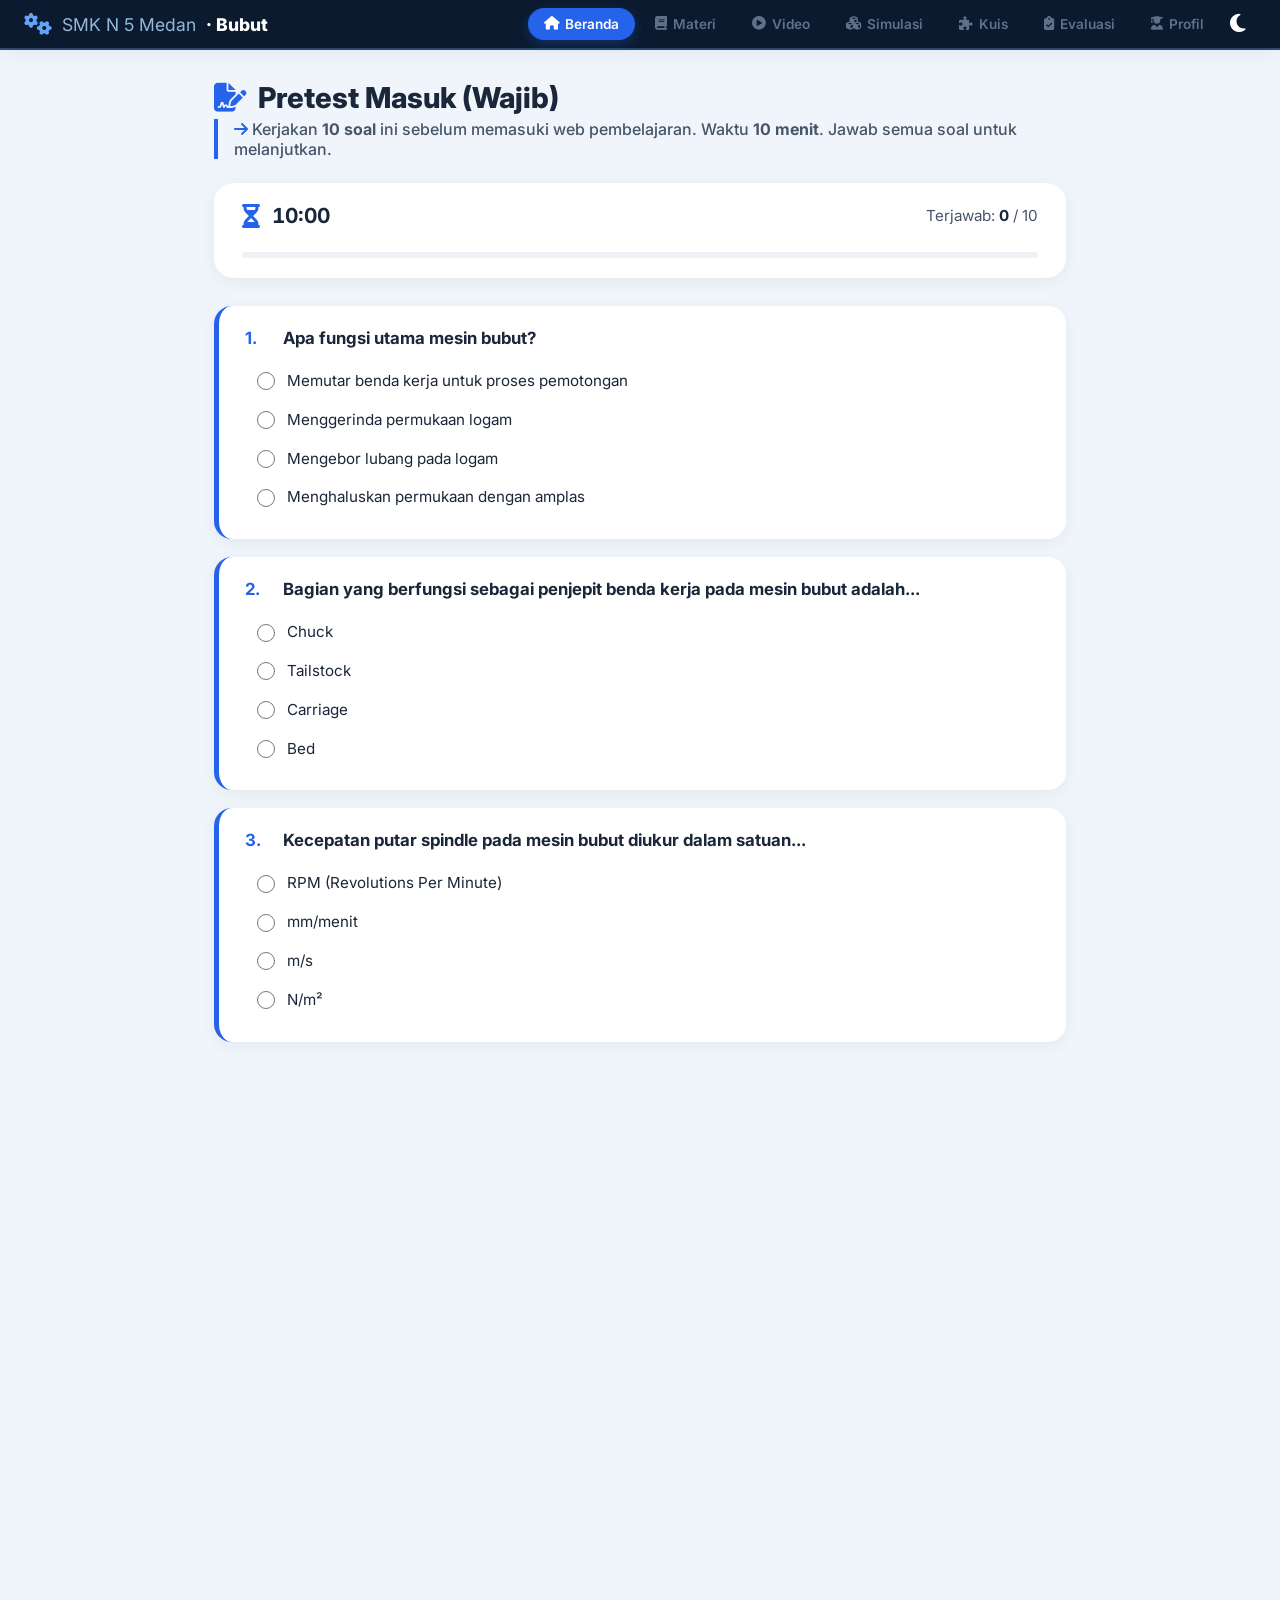
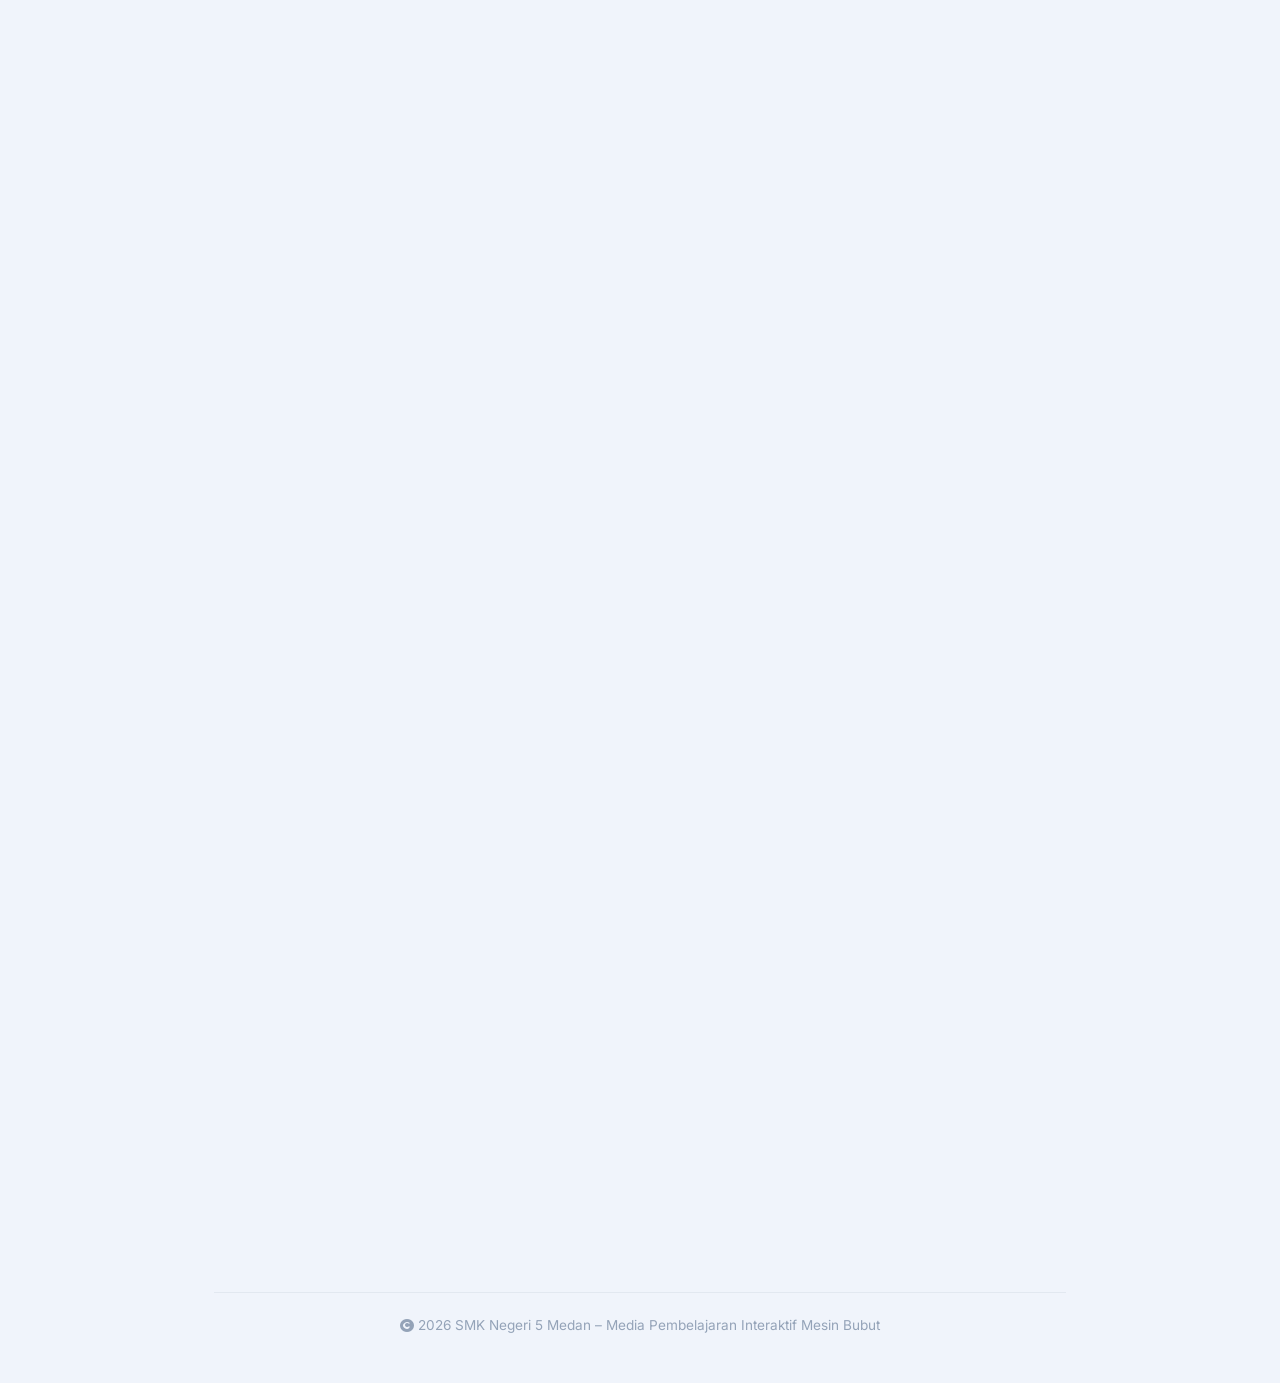
<file: pretest.html>
<!DOCTYPE html>
<html lang="id">
<head>
    <meta charset="UTF-8" />
    <meta name="viewport" content="width=device-width, initial-scale=1.0" />
    <title>Pretest Masuk (Wajib) - Media Pembelajaran Mesin Bubut</title>

    <!-- Fonts & Icons -->
    <link rel="preconnect" href="https://fonts.googleapis.com" />
    <link rel="preconnect" href="https://fonts.gstatic.com" crossorigin />
    <link href="https://fonts.googleapis.com/css2?family=Inter:opsz,wght@14..32,400;14..32,500;14..32,600;14..32,700;14..32,800&display=swap" rel="stylesheet" />
    <link rel="stylesheet" href="https://cdnjs.cloudflare.com/ajax/libs/font-awesome/6.5.0/css/all.min.css" />

    <style>
        /* ===== VARIABEL WARNA (sama seperti sebelumnya, tidak diubah) ===== */
        :root {
            --bg-color: #f0f4fb;
            --text-color: #1a2639;
            --sub-text: #475569;
            --card-bg: #ffffff;
            --box-bg: #eef2f6;
            --navbar-bg: #0b1a2e;
            --nav-text: #b0c9e0;
            --nav-active: #2563eb;
            --border-color: #e2e8f0;
            --shadow: rgba(0, 0, 0, 0.05);
            --footer-bg: #f0f4fb;
            --correct: #16a34a;
            --wrong: #dc2626;
            --primary: #2563eb;
            --primary-hover: #1d4ed8;
        }

        body.dark-mode {
            --bg-color: #0a0f1a;
            --text-color: #e5e7eb;
            --sub-text: #94a3b8;
            --card-bg: #1a2639;
            --box-bg: #1e293b;
            --navbar-bg: #101a28;
            --nav-text: #94b8d9;
            --nav-active: #3b82f6;
            --border-color: #334155;
            --shadow: rgba(0, 0, 0, 0.4);
            --footer-bg: #0a0f1a;
        }

        /* ===== GLOBAL ===== */
        * { margin: 0; padding: 0; box-sizing: border-box; }
        body { font-family: 'Inter', sans-serif; background: var(--bg-color); color: var(--text-color); min-height: 100vh; display: flex; flex-direction: column; transition: background-color 0.4s, color 0.4s; }

        /* ===== NAVBAR (sama) ===== */
        .navbar {
            background: var(--navbar-bg);
            padding: 0 24px;
            display: flex;
            align-items: center;
            justify-content: space-between;
            flex-wrap: wrap;
            position: sticky;
            top: 0;
            z-index: 1000;
            box-shadow: 0 4px 20px var(--shadow);
            border-bottom: 2px solid #2a4b6e;
            transition: background-color 0.4s;
        }
        .navbar .logo {
            display: flex;
            align-items: center;
            gap: 10px;
            color: #fff;
            font-weight: 800;
            font-size: 1.1rem;
            padding: 12px 0;
        }
        .navbar .logo i { color: #60a5fa; font-size: 1.4rem; }
        .navbar .logo span { color: #94b8d9; font-weight: 400; }
        .dark-toggle {
            background: transparent;
            border: none;
            color: #fff;
            font-size: 1.3rem;
            cursor: pointer;
            padding: 10px;
            transition: color 0.3s;
        }
        .dark-toggle:hover { color: #fbbf24; }
        .nav-links {
            display: flex;
            flex-wrap: wrap;
            gap: 4px;
            padding: 8px 0;
        }
        .nav-links a {
            background: transparent;
            border: none;
            color: var(--nav-text);
            padding: 8px 16px;
            border-radius: 40px;
            font-weight: 600;
            font-size: 0.85rem;
            cursor: pointer;
            transition: 0.2s;
            display: flex;
            align-items: center;
            gap: 6px;
            font-family: 'Inter', sans-serif;
            text-decoration: none;
            pointer-events: none;
            opacity: 0.5;
        }
        .nav-links a.active {
            background: var(--nav-active);
            color: #fff;
            box-shadow: 0 4px 12px rgba(37, 99, 235, 0.3);
            opacity: 1;
            pointer-events: auto;
        }
        @media (max-width: 780px) {
            .navbar { flex-direction: column; align-items: stretch; padding: 0 12px; }
            .nav-links { justify-content: center; padding-bottom: 10px; }
            .nav-links a { font-size: 0.7rem; padding: 6px 12px; }
        }
        @media (max-width: 500px) {
            .nav-links a { font-size: 0.6rem; padding: 4px 8px; }
            .nav-links a i { display: none; }
        }

        /* ===== MAIN ===== */
        .main-content {
            flex: 1;
            max-width: 900px;
            width: 100%;
            margin: 0 auto;
            padding: 30px 24px 40px;
        }
        .page-title {
            font-size: 1.8rem;
            font-weight: 800;
            color: var(--text-color);
            margin-bottom: 4px;
            display: flex;
            align-items: center;
            gap: 12px;
        }
        .page-title i { color: var(--primary); }
        .page-sub {
            color: var(--sub-text);
            margin-bottom: 24px;
            border-left: 4px solid var(--primary);
            padding-left: 16px;
            font-weight: 500;
            transition: color 0.4s;
        }

        /* ===== TIMER & PROGRESS ===== */
        .pretest-header {
            background: var(--card-bg);
            border-radius: 20px;
            padding: 20px 28px;
            margin-bottom: 28px;
            box-shadow: 0 4px 16px var(--shadow);
            display: flex;
            flex-wrap: wrap;
            align-items: center;
            justify-content: space-between;
            gap: 16px;
            transition: background-color 0.4s;
        }
        .pretest-header .timer-box {
            display: flex;
            align-items: center;
            gap: 12px;
            font-weight: 700;
            font-size: 1.3rem;
        }
        .pretest-header .timer-box i { color: var(--primary); font-size: 1.5rem; }
        .pretest-header .timer-box .time {
            font-variant-numeric: tabular-nums;
            min-width: 72px;
        }
        .pretest-header .timer-box .time.warning { color: #dc2626; }
        .pretest-header .progress-info {
            font-size: 0.95rem;
            color: var(--sub-text);
        }
        .pretest-header .progress-info strong { color: var(--text-color); }
        .pretest-header .progress-bar-bg {
            width: 100%;
            height: 6px;
            background: var(--box-bg);
            border-radius: 10px;
            overflow: hidden;
            margin-top: 8px;
        }
        .pretest-header .progress-bar-fill {
            height: 100%;
            width: 0%;
            background: linear-gradient(90deg, var(--primary), #60a5fa);
            border-radius: 10px;
            transition: width 0.3s ease;
        }

        /* ===== SOAL ===== */
        #pretestForm .soal-item {
            background: var(--card-bg);
            border-radius: 18px;
            padding: 22px 26px;
            margin-bottom: 18px;
            box-shadow: 0 4px 16px var(--shadow);
            border-left: 5px solid var(--primary);
            transition: background-color 0.4s, border-color 0.4s;
        }
        #pretestForm .soal-item .q {
            font-weight: 700;
            font-size: 1.05rem;
            color: var(--text-color);
            margin-bottom: 14px;
            display: flex;
            gap: 10px;
        }
        #pretestForm .soal-item .q .num { color: var(--primary); min-width: 28px; }
        #pretestForm .soal-item label {
            display: flex;
            align-items: center;
            gap: 12px;
            padding: 8px 12px;
            border-radius: 10px;
            cursor: pointer;
            font-size: 0.95rem;
            color: var(--text-color);
            transition: background 0.15s;
        }
        #pretestForm .soal-item label:hover { background: var(--box-bg); }
        #pretestForm .soal-item input[type="radio"] {
            accent-color: var(--primary);
            width: 18px;
            height: 18px;
            flex-shrink: 0;
            cursor: pointer;
        }
        #pretestForm .soal-item .option-text { line-height: 1.5; }

        /* ===== TOMBOL ===== */
        .btn-group {
            display: flex;
            flex-wrap: wrap;
            gap: 14px;
            margin-top: 24px;
            align-items: center;
        }
        .btn-primary {
            background: var(--primary);
            color: #fff;
            border: none;
            padding: 14px 40px;
            border-radius: 40px;
            font-weight: 700;
            font-size: 1rem;
            cursor: pointer;
            transition: 0.25s;
            display: inline-flex;
            align-items: center;
            gap: 10px;
            font-family: 'Inter', sans-serif;
        }
        .btn-primary:hover {
            background: var(--primary-hover);
            transform: translateY(-2px);
            box-shadow: 0 6px 20px rgba(37, 99, 235, 0.25);
        }
        .btn-primary:disabled {
            opacity: 0.5;
            cursor: not-allowed;
            transform: none;
            box-shadow: none;
        }
        .btn-success {
            background: #16a34a;
            color: #fff;
            border: none;
            padding: 14px 40px;
            border-radius: 40px;
            font-weight: 700;
            font-size: 1rem;
            cursor: pointer;
            transition: 0.25s;
            display: inline-flex;
            align-items: center;
            gap: 10px;
            font-family: 'Inter', sans-serif;
            text-decoration: none;
        }
        .btn-success:hover {
            background: #15803d;
            transform: translateY(-2px);
            box-shadow: 0 6px 20px rgba(22, 163, 74, 0.25);
        }
        .btn-outline {
            background: transparent;
            color: var(--text-color);
            border: 2px solid var(--border-color);
            padding: 12px 28px;
            border-radius: 40px;
            font-weight: 600;
            font-size: 0.95rem;
            cursor: pointer;
            transition: 0.25s;
            font-family: 'Inter', sans-serif;
            text-decoration: none;
            display: inline-flex;
            align-items: center;
            gap: 8px;
        }
        .btn-outline:hover {
            background: var(--box-bg);
            border-color: var(--primary);
        }
        .btn-outline.danger {
            border-color: #dc2626;
            color: #dc2626;
        }
        .btn-outline.danger:hover {
            background: #fef2f2;
            border-color: #b91c1c;
        }

        /* ===== HASIL ===== */
        #resultContainer {
            margin-top: 28px;
            padding: 28px 32px;
            border-radius: 20px;
            background: var(--card-bg);
            box-shadow: 0 4px 16px var(--shadow);
            display: none;
            transition: background-color 0.4s;
        }
        #resultContainer.show { display: block; }
        #resultContainer .score-big {
            font-size: 3.2rem;
            font-weight: 800;
            color: var(--primary);
            text-align: center;
        }
        #resultContainer .score-label {
            text-align: center;
            font-size: 1.1rem;
            color: var(--sub-text);
            margin-top: 2px;
        }
        #resultContainer .feedback {
            text-align: center;
            margin: 16px 0 24px;
            font-size: 1.05rem;
            color: var(--text-color);
        }
        #resultContainer .feedback .emoji {
            font-size: 2rem;
            display: block;
            margin-bottom: 6px;
        }
        #resultContainer .detail-answers {
            margin-top: 20px;
            border-top: 2px solid var(--border-color);
            padding-top: 20px;
        }
        #resultContainer .detail-answers .detail-item {
            display: flex;
            align-items: flex-start;
            gap: 12px;
            padding: 8px 0;
            border-bottom: 1px solid var(--border-color);
            font-size: 0.92rem;
            color: var(--text-color);
        }
        #resultContainer .detail-answers .detail-item:last-child { border-bottom: none; }
        #resultContainer .detail-answers .detail-item .icon-result {
            font-size: 1.1rem;
            min-width: 28px;
            text-align: center;
            margin-top: 1px;
        }
        #resultContainer .detail-answers .detail-item .icon-result.correct { color: var(--correct); }
        #resultContainer .detail-answers .detail-item .icon-result.wrong { color: var(--wrong); }
        #resultContainer .detail-answers .detail-item .detail-text { line-height: 1.6; }
        #resultContainer .detail-answers .detail-item .detail-text .jawaban-benar { color: var(--correct); font-weight: 600; }
        #resultContainer .detail-answers .detail-item .detail-text .jawaban-salah { color: var(--wrong); font-weight: 600; }

        /* ===== FOOTER ===== */
        footer {
            text-align: center;
            padding: 24px 0 10px;
            color: #94a3b8;
            font-size: 0.85rem;
            border-top: 1px solid var(--border-color);
            margin-top: 20px;
            background: var(--footer-bg);
            transition: background-color 0.4s;
        }

        /* ===== TOMBOL KE ATAS ===== */
        #myBtn {
            display: none;
            position: fixed;
            bottom: 20px;
            right: 20px;
            z-index: 99;
            border: none;
            outline: none;
            background-color: var(--primary);
            color: #fff;
            cursor: pointer;
            padding: 15px;
            border-radius: 10px;
            font-size: 18px;
            box-shadow: 0 4px 10px var(--shadow);
            transition: transform 0.3s, background-color 0.3s;
        }
        #myBtn:hover {
            background-color: var(--primary-hover);
            transform: translateY(-3px);
        }

        /* ===== RESPONSIVE ===== */
        @media (max-width: 640px) {
            .page-title { font-size: 1.4rem; }
            #pretestForm .soal-item { padding: 16px 18px; }
            #pretestForm .soal-item .q { font-size: 0.95rem; }
            #pretestForm .soal-item label { font-size: 0.85rem; padding: 6px 8px; }
            .pretest-header { padding: 16px 18px; }
            .pretest-header .timer-box { font-size: 1.1rem; }
            .btn-primary, .btn-success {
                width: 100%;
                justify-content: center;
                padding: 12px 20px;
            }
            .btn-group { flex-direction: column; }
            .btn-group .btn-outline { width: 100%; justify-content: center; }
            #resultContainer { padding: 20px 16px; }
            #resultContainer .score-big { font-size: 2.6rem; }
        }

        /* ===== ANIMASI REVEAL ===== */
        .reveal {
            opacity: 0;
            transform: translateY(30px);
            filter: blur(8px);
            transition: opacity 0.7s ease, transform 0.7s ease, filter 0.7s ease;
        }
        .reveal.is-visible {
            opacity: 1;
            transform: translateY(0);
            filter: blur(0);
        }
        .delay-1 { transition-delay: 0.08s; }
        .delay-2 { transition-delay: 0.16s; }
        .delay-3 { transition-delay: 0.24s; }
        .delay-4 { transition-delay: 0.32s; }
        .delay-5 { transition-delay: 0.40s; }
        .delay-6 { transition-delay: 0.48s; }
        .delay-7 { transition-delay: 0.56s; }
        .delay-8 { transition-delay: 0.64s; }
        .delay-9 { transition-delay: 0.72s; }
        .delay-10 { transition-delay: 0.80s; }
    </style>
</head>
<body>

    <!-- ===== NAVBAR ===== -->
    <nav class="navbar">
        <div class="logo">
            <i class="fas fa-cogs"></i>
            <span>SMK N 5 Medan</span> · Bubut
        </div>
        <div style="display:flex; align-items:center;">
            <div class="nav-links">
                <a href="index.html" class="active"><i class="fas fa-home"></i> Beranda</a>
                <a href="materi.html"><i class="fas fa-book"></i> Materi</a>
                <a href="video.html"><i class="fas fa-play-circle"></i> Video</a>
                <a href="simulasi.html"><i class="fas fa-cubes"></i> Simulasi</a>
                <a href="kuis.html"><i class="fas fa-puzzle-piece"></i> Kuis</a>
                <a href="evaluasi.html"><i class="fas fa-clipboard-check"></i> Evaluasi</a>
                <a href="profil.html"><i class="fas fa-user-graduate"></i> Profil</a>
            </div>
            <button class="dark-toggle" id="darkModeToggle" title="Ganti Mode">
                <i class="fas fa-moon"></i>
            </button>
        </div>
    </nav>

    <!-- ===== MAIN ===== -->
    <div class="main-content">

        <h2 class="page-title reveal"><i class="fas fa-file-signature"></i> Pretest Masuk (Wajib)</h2>
        <p class="page-sub reveal delay-1">
            <i class="fas fa-arrow-right" style="color:var(--primary);"></i>
            Kerjakan <strong>10 soal</strong> ini sebelum memasuki web pembelajaran.
            Waktu <strong>10 menit</strong>. Jawab semua soal untuk melanjutkan.
        </p>

        <!-- HEADER: Timer & Progress -->
        <div class="pretest-header reveal delay-1">
            <div class="timer-box">
                <i class="fas fa-hourglass-half"></i>
                <span class="time" id="timerDisplay">10:00</span>
            </div>
            <div class="progress-info">
                Terjawab: <strong id="answeredCount">0</strong> / 10
            </div>
            <div style="width:100%;">
                <div class="progress-bar-bg">
                    <div class="progress-bar-fill" id="progressFill"></div>
                </div>
            </div>
        </div>

        <!-- ===== FORM SOAL ===== -->
        <div id="pretestForm">
            <p style="text-align:center; color:var(--sub-text); padding:40px 0;">
                <i class="fas fa-spinner fa-spin"></i> Memuat soal...
            </p>
        </div>

        <!-- Tombol -->
        <div class="btn-group reveal delay-2">
            <button type="button" class="btn-primary" id="submitBtn">
                <i class="fas fa-paper-plane"></i> Kirim Jawaban
            </button>
            <button type="button" class="btn-outline" id="resetBtn">
                <i class="fas fa-redo-alt"></i> Ulangi Pretest
            </button>
            <button type="button" class="btn-outline danger" id="exitBtn">
                <i class="fas fa-sign-out-alt"></i> Keluar
            </button>
            <span style="font-size:0.85rem; color:var(--sub-text); margin-left:4px;" id="statusText">
                <i class="fas fa-info-circle"></i> Jawab semua soal
            </span>
        </div>

        <!-- ===== HASIL ===== -->
        <div id="resultContainer">
            <div class="score-big" id="scoreNum">0</div>
            <div class="score-label">dari 10 soal</div>
            <div class="feedback" id="feedbackText">
                <span class="emoji">🎯</span>
                <span id="feedbackMsg">Selamat! Anda telah menyelesaikan pretest masuk.</span>
            </div>
            <div style="text-align:center; margin-top:8px; display:flex; flex-wrap:wrap; gap:12px; justify-content:center;">
                <a href="index.html" class="btn-success" id="enterBtn">
                    <i class="fas fa-sign-in-alt"></i> Masuk ke Web Pembelajaran
                </a>
                <!-- Tombol Ulangi Pretest di sini -->
                <button class="btn-outline" id="retryBtn" style="border-color:var(--primary);">
                    <i class="fas fa-redo-alt"></i> Ulangi Pretest
                </button>
            </div>
            <div class="detail-answers" id="detailAnswers"></div>
        </div>

        <footer>
            <i class="fas fa-copyright"></i> 2026 SMK Negeri 5 Medan – Media Pembelajaran Interaktif Mesin Bubut
        </footer>
    </div>

    <!-- Tombol kembali ke atas -->
    <button id="myBtn" title="Kembali ke atas">↑</button>

    <!-- ===== JAVASCRIPT ===== -->
    <script>
        // ============================================================
        //  1. DATA SOAL (10 soal tentang mesin bubut)
        // ============================================================
        const soalData = [
            { q: 'Apa fungsi utama mesin bubut?', o: ['Memutar benda kerja untuk proses pemotongan', 'Menggerinda permukaan logam', 'Mengebor lubang pada logam', 'Menghaluskan permukaan dengan amplas'], a: 0 },
            { q: 'Bagian yang berfungsi sebagai penjepit benda kerja pada mesin bubut adalah...', o: ['Chuck', 'Tailstock', 'Carriage', 'Bed'], a: 0 },
            { q: 'Kecepatan putar spindle pada mesin bubut diukur dalam satuan...', o: ['RPM (Revolutions Per Minute)', 'mm/menit', 'm/s', 'N/m²'], a: 0 },
            { q: 'Pahat yang digunakan untuk membuat ulir pada mesin bubut disebut...', o: ['Grooving tool', 'Threading tool', 'Parting tool', 'Turning tool'], a: 1 },
            { q: 'Gerakan pahat yang sejajar dengan sumbu benda kerja disebut...', o: ['Feeding radial (melintang)', 'Facing', 'Feeding axial (memanjang)', 'Grooving'], a: 2 },
            { q: 'Alat yang digunakan untuk menyangga benda kerja panjang pada mesin bubut adalah...', o: ['Headstock (kepala tetap)', 'Tailstock (kepala lepas)', 'Carriage', 'Lead screw'], a: 1 },
            { q: 'Kedalaman potong (DOC) yang terlalu dalam dapat menyebabkan...', o: ['Permukaan menjadi halus', 'Spindle berhenti', 'Pahat cepat aus', 'Benda kerja memuai'], a: 2 },
            { q: 'Cairan pendingin (coolant) pada mesin bubut berfungsi untuk...', o: ['Mengeraskan benda kerja', 'Mengurangi panas dan gesekan', 'Mempercepat putaran', 'Membersihkan pahat'], a: 1 },
            { q: 'Proses membubut permukaan ujung (depan) benda kerja disebut...', o: ['Turning', 'Grooving', 'Facing', 'Drilling'], a: 2 },
            { q: 'Bagian mesin yang membawa pahat dan bergerak sepanjang bed (alas) adalah...', o: ['Spindle', 'Tailstock', 'Carriage (Eretan)', 'Lead screw'], a: 2 }
        ];

        // ============================================================
        //  2. STATE
        // ============================================================
        let waktu = 600;
        let timerInterval = null;
        let sudahSubmit = false;
        let sudahTimeout = false;
        const totalSoal = soalData.length;

        // ============================================================
        //  3. RENDER SOAL
        // ============================================================
        function renderSoal() {
            const container = document.getElementById('pretestForm');
            if (!container) return;
            container.innerHTML = '';

            soalData.forEach((item, idx) => {
                const div = document.createElement('div');
                div.className = `soal-item reveal delay-${(idx % 10) + 1}`;

                const qDiv = document.createElement('div');
                qDiv.className = 'q';
                qDiv.innerHTML = `<span class="num">${idx + 1}.</span> ${item.q}`;
                div.appendChild(qDiv);

                item.o.forEach((opt, oi) => {
                    const label = document.createElement('label');
                    const radio = document.createElement('input');
                    radio.type = 'radio';
                    radio.name = `soal_${idx}`;
                    radio.value = oi;
                    radio.addEventListener('change', updateProgress);
                    const span = document.createElement('span');
                    span.className = 'option-text';
                    span.textContent = opt;
                    label.appendChild(radio);
                    label.appendChild(span);
                    div.appendChild(label);
                });

                container.appendChild(div);
            });

            // Event listener tombol
            document.getElementById('submitBtn').addEventListener('click', handleSubmit);
            document.getElementById('resetBtn').addEventListener('click', handleReset);
            document.getElementById('exitBtn').addEventListener('click', handleExit);
            document.getElementById('retryBtn').addEventListener('click', handleReset);

            updateProgress();
            // Aktifkan animasi reveal
            document.querySelectorAll('#pretestForm .reveal').forEach(el => {
                observer.observe(el);
                if (el.getBoundingClientRect().top < window.innerHeight) {
                    el.classList.add('is-visible');
                }
            });
        }

        // ============================================================
        //  4. PROGRESS
        // ============================================================
        function updateProgress() {
            const radios = document.querySelectorAll('#pretestForm input[type="radio"]');
            const answered = new Set();
            radios.forEach(r => { if (r.checked) answered.add(r.name); });
            const count = answered.size;
            document.getElementById('answeredCount').textContent = count;
            const pct = (count / totalSoal) * 100;
            document.getElementById('progressFill').style.width = pct + '%';

            const status = document.getElementById('statusText');
            if (count === totalSoal) {
                status.innerHTML = '<i class="fas fa-check-circle" style="color:#16a34a;"></i> Semua soal terjawab!';
            } else {
                status.innerHTML = `<i class="fas fa-info-circle"></i> ${totalSoal - count} soal lagi`;
            }
        }

        // ============================================================
        //  5. TIMER
        // ============================================================
        function startTimer() {
            if (timerInterval) return;
            timerInterval = setInterval(function() {
                waktu--;
                updateTimerDisplay();
                if (waktu <= 0) {
                    clearInterval(timerInterval);
                    timerInterval = null;
                    sudahTimeout = true;
                    handleSubmit(true);
                }
            }, 1000);
        }

        function updateTimerDisplay() {
            const menit = Math.floor(waktu / 60);
            const detik = waktu % 60;
            const display = document.getElementById('timerDisplay');
            display.textContent = `${String(menit).padStart(2, '0')}:${String(detik).padStart(2, '0')}`;
            if (waktu <= 60) {
                display.classList.add('warning');
            } else {
                display.classList.remove('warning');
            }
        }

        // ============================================================
        //  6. SUBMIT
        // ============================================================
        function handleSubmit(fromTimeout = false) {
            if (sudahSubmit) return;
            if (timerInterval) {
                clearInterval(timerInterval);
                timerInterval = null;
            }

            const radios = document.querySelectorAll('#pretestForm input[type="radio"]');
            const answered = new Set();
            radios.forEach(r => { if (r.checked) answered.add(r.name); });

            if (answered.size < totalSoal && !fromTimeout) {
                const sisa = totalSoal - answered.size;
                if (!confirm(`Masih ada ${sisa} soal yang belum dijawab. Yakin ingin mengirim?`)) {
                    if (!timerInterval) startTimer();
                    return;
                }
            }

            let benar = 0;
            const detail = [];

            soalData.forEach((item, idx) => {
                const selected = document.querySelector(`input[name="soal_${idx}"]:checked`);
                const jawabanUser = selected ? parseInt(selected.value) : -1;
                const isBenar = (jawabanUser === item.a);
                if (isBenar) benar++;
                detail.push({
                    index: idx,
                    soal: item.q,
                    jawabanUser: jawabanUser,
                    jawabanBenar: item.a,
                    isBenar: isBenar,
                    optionLabels: item.o
                });
            });

            sudahSubmit = true;

            const container = document.getElementById('resultContainer');
            container.classList.add('show');

            document.getElementById('scoreNum').textContent = `${benar} / ${totalSoal}`;

            const persen = Math.round((benar / totalSoal) * 100);
            let emoji, msg;
            if (persen === 100) { emoji = '🎉'; msg = 'Sempurna! Anda benar-benar menguasai materi dasar mesin bubut!'; }
            else if (persen >= 80) { emoji = '🌟'; msg = 'Sangat baik! Tingkatkan dengan mempelajari ulang soal yang salah.'; }
            else if (persen >= 60) { emoji = '📖'; msg = 'Cukup. Pelajari kembali materi tentang mesin bubut.'; }
            else if (persen >= 40) { emoji = '💪'; msg = 'Perlu belajar lebih giat. Baca ulang materi dan coba lagi.'; }
            else { emoji = '📚'; msg = 'Masih banyak yang perlu dipelajari. Jangan menyerah!'; }

            document.getElementById('feedbackMsg').textContent = msg;
            document.getElementById('feedbackText').querySelector('.emoji').textContent = emoji;

            const detailDiv = document.getElementById('detailAnswers');
            detailDiv.innerHTML = '';
            detail.forEach((d) => {
                const div = document.createElement('div');
                div.className = 'detail-item';
                const icon = document.createElement('span');
                icon.className = `icon-result ${d.isBenar ? 'correct' : 'wrong'}`;
                icon.textContent = d.isBenar ? '✅' : '❌';
                const text = document.createElement('span');
                text.className = 'detail-text';
                const userAns = d.jawabanUser >= 0 ? d.optionLabels[d.jawabanUser] : '(tidak dijawab)';
                const correctAns = d.optionLabels[d.jawabanBenar];
                if (d.isBenar) {
                    text.innerHTML = `<strong>${d.index + 1}.</strong> ${d.soal}<br>Jawaban: <span class="jawaban-benar">${userAns}</span> (benar)`;
                } else {
                    text.innerHTML = `<strong>${d.index + 1}.</strong> ${d.soal}<br>Jawaban: <span class="jawaban-salah">${userAns}</span> &nbsp;→&nbsp; Jawaban benar: <span class="jawaban-benar">${correctAns}</span>`;
                }
                div.appendChild(icon);
                div.appendChild(text);
                detailDiv.appendChild(div);
            });

            // Sembunyikan form dan tombol bawah
            document.getElementById('pretestForm').style.display = 'none';
            document.querySelector('.btn-group').style.display = 'none';
            document.getElementById('statusText').style.display = 'none';
            // Tampilkan tombol di hasil (sudah ada enterBtn dan retryBtn)

            container.scrollIntoView({ behavior: 'smooth', block: 'start' });

            // Simpan status selesai
            try {
                localStorage.setItem('pretestDone', 'true');
                localStorage.setItem('pretestScore', `${benar}/${totalSoal}`);
                localStorage.setItem('pretestDate', new Date().toISOString());
            } catch (e) { /* abaikan */ }
        }

        // ============================================================
        //  7. RESET (Ulangi Pretest)
        // ============================================================
        function handleReset() {
            if (!confirm('Ulangi pretest dari awal? Semua jawaban akan direset.')) return;

            sudahSubmit = false;
            sudahTimeout = false;
            // Sembunyikan hasil
            document.getElementById('resultContainer').classList.remove('show');
            document.getElementById('resultContainer').style.display = 'none';
            // Tampilkan form
            document.getElementById('pretestForm').style.display = 'block';
            document.querySelector('.btn-group').style.display = 'flex';
            document.getElementById('statusText').style.display = 'inline';
            // Reset radio
            document.querySelectorAll('#pretestForm input[type="radio"]').forEach(r => { r.checked = false; });
            // Reset timer
            if (timerInterval) {
                clearInterval(timerInterval);
                timerInterval = null;
            }
            waktu = 600;
            updateTimerDisplay();
            startTimer();
            updateProgress();
            // Hapus localStorage agar index.html redirect ke pretest lagi jika dibuka
            try {
                localStorage.removeItem('pretestDone');
                localStorage.removeItem('pretestScore');
                localStorage.removeItem('pretestDate');
            } catch (e) { /* abaikan */ }
            window.scrollTo({ top: 0, behavior: 'smooth' });
        }

        // ============================================================
        //  8. EXIT
        // ============================================================
        function handleExit() {
            alert('Pretest wajib diselesaikan sebelum mengakses materi pembelajaran.\n\nSilakan selesaikan pretest terlebih dahulu.');
        }

        // ============================================================
        //  9. DARK MODE, BACK TO TOP, REVEAL
        // ============================================================
        const darkToggle = document.getElementById('darkModeToggle');
        const darkIcon = darkToggle.querySelector('i');
        const theme = localStorage.getItem('theme');
        if (theme === 'dark') {
            document.body.classList.add('dark-mode');
            darkIcon.classList.remove('fa-moon');
            darkIcon.classList.add('fa-sun');
        }
        darkToggle.addEventListener('click', function() {
            document.body.classList.toggle('dark-mode');
            let t = 'light';
            if (document.body.classList.contains('dark-mode')) {
                t = 'dark';
                darkIcon.classList.remove('fa-moon');
                darkIcon.classList.add('fa-sun');
            } else {
                darkIcon.classList.remove('fa-sun');
                darkIcon.classList.add('fa-moon');
            }
            localStorage.setItem('theme', t);
        });

        const myBtn = document.getElementById('myBtn');
        window.onscroll = function() {
            if (document.body.scrollTop > 300 || document.documentElement.scrollTop > 300) {
                myBtn.style.display = 'block';
            } else {
                myBtn.style.display = 'none';
            }
        };
        myBtn.onclick = function() { window.scrollTo({ top: 0, behavior: 'smooth' }); };

        const observerOpts = { threshold: 0.08, rootMargin: '0px 0px -30px 0px' };
        const observer = new IntersectionObserver((entries) => {
            entries.forEach(e => {
                if (e.isIntersecting) e.target.classList.add('is-visible');
                else e.target.classList.remove('is-visible');
            });
        }, observerOpts);
        document.querySelectorAll('.reveal').forEach(el => observer.observe(el));

        // ============================================================
        //  10. INISIALISASI
        // ============================================================
        document.addEventListener('DOMContentLoaded', function() {
            // Tidak ada cek pretest sebelumnya – selalu tampilkan soal
            renderSoal();
            updateTimerDisplay();

            const startTimerOnce = function() {
                if (!timerInterval && !sudahSubmit) {
                    startTimer();
                }
                document.removeEventListener('click', startTimerOnce);
                document.removeEventListener('touchstart', startTimerOnce);
                document.removeEventListener('keydown', startTimerOnce);
            };
            document.addEventListener('click', startTimerOnce);
            document.addEventListener('touchstart', startTimerOnce);
            document.addEventListener('keydown', startTimerOnce);

            setTimeout(function() {
                if (!timerInterval && !sudahSubmit) {
                    startTimer();
                }
            }, 2000);
        });
    </script>
</body>
</html>
</file>
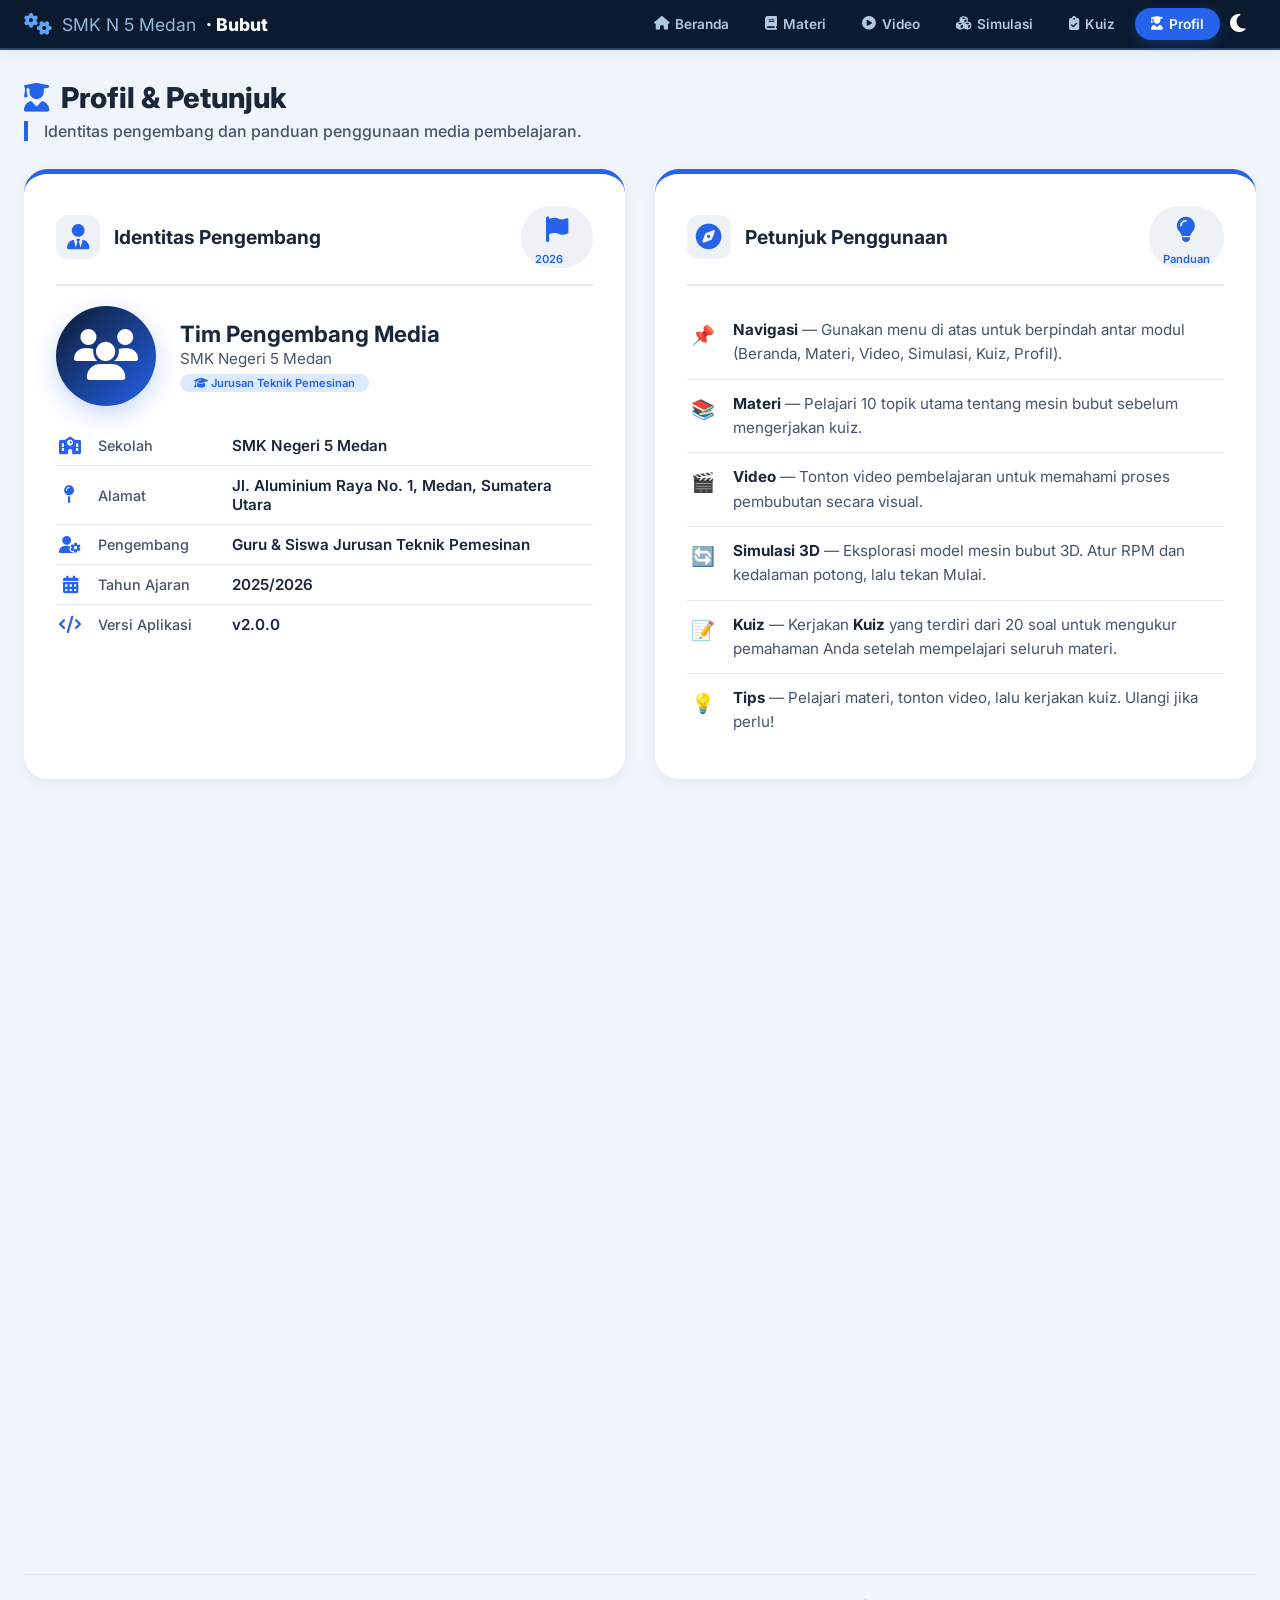
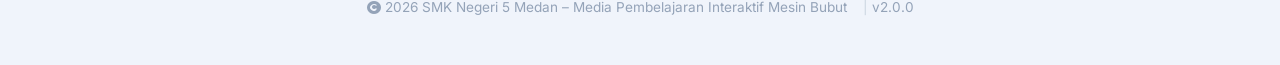
<file: profil.html>
<!DOCTYPE html>
<html lang="id">
<head>
    <meta charset="UTF-8">
    <meta name="viewport" content="width=device-width, initial-scale=1.0">
    <title>Profil - Media Pembelajaran Mesin Bubut</title>

    <!-- ===== B.1 : PWA manifest & theme-color ===== -->
    <link rel="manifest" href="manifest.json">
    <meta name="theme-color" content="#2563eb">
    <!-- ===== /B.1 ===== -->

    <!-- Fonts & Icons -->
    <link rel="preconnect" href="https://fonts.googleapis.com">
    <link rel="preconnect" href="https://fonts.gstatic.com" crossorigin>
    <link href="https://fonts.googleapis.com/css2?family=Inter:opsz,wght@14..32,400;14..32,500;14..32,600;14..32,700;14..32,800&display=swap" rel="stylesheet">
    <link rel="stylesheet" href="https://cdnjs.cloudflare.com/ajax/libs/font-awesome/6.5.0/css/all.min.css">

    <style>
        /* ========== VARIABEL WARNA (LIGHT MODE) ========== */
        :root {
            --bg-color: #f0f4fb;
            --text-color: #1a2639;
            --sub-text-color: #475569;
            --card-bg: #ffffff;
            --box-bg: #eef2f6;
            --navbar-bg: #0b1a2e;
            --nav-text: #b0c9e0;
            --nav-active: #2563eb;
            --border-color: #e2e8f0;
            --footer-bg: #f0f4fb;
            --shadow-color: rgba(0, 0, 0, 0.05);
        }

        /* ========== VARIABEL WARNA (DARK MODE) ========== */
        body.dark-mode {
            --bg-color: #0a0f1a;
            --text-color: #e5e7eb;
            --sub-text-color: #94a3b8;
            --card-bg: #1a2639;
            --box-bg: #1e293b;
            --navbar-bg: #101a28;
            --nav-text: #94b8d9;
            --nav-active: #3b82f6;
            --border-color: #334155;
            --footer-bg: #0a0f1a;
            --shadow-color: rgba(0, 0, 0, 0.4);
        }

        /* ========== GLOBAL STYLES ========== */
        * { margin: 0; padding: 0; box-sizing: border-box; }
        body { font-family: 'Inter', sans-serif; background: var(--bg-color); color: var(--text-color); display: flex; flex-direction: column; min-height: 100vh; transition: background-color 0.4s, color 0.4s; }

        /* ========== NAVBAR ========== */
        .navbar { background: var(--navbar-bg); padding: 0 24px; display: flex; align-items: center; justify-content: space-between; flex-wrap: wrap; position: sticky; top: 0; z-index: 1000; box-shadow: 0 4px 20px var(--shadow-color); border-bottom: 2px solid #2a4b6e; transition: background-color 0.4s; }
        .navbar .logo { display: flex; align-items: center; gap: 10px; color: #fff; font-weight: 800; font-size: 1.1rem; padding: 12px 0; }
        .navbar .logo i { color: #60a5fa; font-size: 1.4rem; }
        .navbar .logo span { color: #94b8d9; font-weight: 400; }
        .dark-toggle { background: transparent; border: none; color: #fff; font-size: 1.3rem; cursor: pointer; padding: 10px; transition: color 0.3s; }
        .dark-toggle:hover { color: #fbbf24; }
        .nav-links { display: flex; flex-wrap: wrap; gap: 4px; padding: 8px 0; }
        .nav-links a { background: transparent; border: none; color: var(--nav-text); padding: 8px 16px; border-radius: 40px; font-weight: 600; font-size: 0.85rem; cursor: pointer; transition: 0.2s; display: flex; align-items: center; gap: 6px; font-family: 'Inter', sans-serif; text-decoration: none; }
        .nav-links a:hover { background: #1a334d; color: #fff; }
        .nav-links a.active { background: var(--nav-active); color: #fff; box-shadow: 0 4px 12px rgba(37, 99, 235, 0.3); }
        @media (max-width: 780px) { .navbar { flex-direction: column; align-items: stretch; padding: 0 12px; } .nav-links { justify-content: center; padding-bottom: 10px; } .nav-links a { font-size: 0.7rem; padding: 6px 12px; } }
        @media (max-width: 500px) { .nav-links a { font-size: 0.6rem; padding: 4px 8px; } .nav-links a i { display: none; } }

        /* ========== MAIN CONTENT & FOOTER ========== */
        .main-content { flex: 1; max-width: 1280px; width: 100%; margin: 0 auto; padding: 30px 24px 40px; }
        footer { text-align: center; padding: 24px 0 10px; color: #94a3b8; font-size: 0.85rem; border-top: 1px solid var(--border-color); margin-top: 20px; background: var(--footer-bg); transition: background-color 0.4s; }

        .page-title { font-size: 1.8rem; font-weight: 800; color: var(--text-color); margin-bottom: 6px; display: flex; align-items: center; gap: 12px; }
        .page-title i { color: #2563eb; }
        .page-sub { color: var(--sub-text-color); margin-bottom: 28px; border-left: 4px solid #2563eb; padding-left: 16px; font-weight: 500; transition: color 0.4s; }

        /* ========== KHUSUS PROFIL ========== */
        #profil .profil-grid { display: grid; grid-template-columns: 1fr 1fr; gap: 30px; }
        #profil .profil-card { background: var(--card-bg); border-radius: 24px; padding: 32px; box-shadow: 0 4px 16px var(--shadow-color); border-top: 5px solid #2563eb; transition: background-color 0.4s; }
        #profil .profil-card.full { grid-column: 1 / -1; }
        #profil .profil-card .card-header { display: flex; align-items: center; gap: 14px; margin-bottom: 20px; padding-bottom: 16px; border-bottom: 2px solid var(--border-color); }
        #profil .profil-card .card-header i { font-size: 1.6rem; color: #2563eb; width: 44px; height: 44px; background: var(--box-bg); border-radius: 12px; display: flex; align-items: center; justify-content: center; }
        #profil .profil-card .card-header h3 { font-size: 1.2rem; color: var(--text-color); }
        #profil .profil-card .card-header .badge { background: var(--box-bg); padding: 2px 14px; border-radius: 30px; font-size: 0.7rem; font-weight: 600; color: #2563eb; margin-left: auto; }
        #profil .avatar-wrapper { display: flex; align-items: center; gap: 24px; flex-wrap: wrap; margin-bottom: 20px; }
        #profil .avatar-wrapper .avatar { width: 100px; height: 100px; background: linear-gradient(135deg, #0b1a2e, #2563eb); border-radius: 50%; display: flex; align-items: center; justify-content: center; font-size: 3.2rem; color: #fff; flex-shrink: 0; box-shadow: 0 8px 24px rgba(37, 99, 235, 0.25); }
        #profil .avatar-wrapper .avatar-info h4 { font-size: 1.4rem; color: var(--text-color); }
        #profil .avatar-wrapper .avatar-info p { color: var(--sub-text-color); font-size: 0.95rem; margin-top: 2px; }
        #profil .avatar-wrapper .avatar-info .tag { display: inline-block; background: #dbeafe; color: #2563eb; padding: 2px 14px; border-radius: 30px; font-size: 0.7rem; font-weight: 600; margin-top: 6px; }
        #profil .detail-item { display: flex; align-items: center; gap: 14px; padding: 10px 0; border-bottom: 1px solid var(--border-color); }
        #profil .detail-item:last-child { border-bottom: none; }
        #profil .detail-item i { width: 28px; color: #2563eb; font-size: 1.1rem; text-align: center; }
        #profil .detail-item .label { font-weight: 500; color: var(--sub-text-color); min-width: 120px; font-size: 0.9rem; }
        #profil .detail-item .value { color: var(--text-color); font-weight: 600; font-size: 0.95rem; }
        #profil .petunjuk-list { list-style: none; padding: 0; }
        #profil .petunjuk-list li { display: flex; align-items: flex-start; gap: 14px; padding: 12px 0; border-bottom: 1px solid var(--border-color); font-size: 0.95rem; color: var(--sub-text-color); line-height: 1.6; }
        #profil .petunjuk-list li:last-child { border-bottom: none; }
        #profil .petunjuk-list li .icon { font-size: 1.2rem; min-width: 32px; color: #2563eb; text-align: center; margin-top: 2px; }
        #profil .petunjuk-list li strong { color: var(--text-color); }
        #profil .quote-box { background: linear-gradient(135deg, var(--box-bg), var(--border-color)); border-radius: 16px; padding: 20px 24px; margin-top: 20px; border-left: 5px solid #2563eb; display: flex; align-items: flex-start; gap: 16px; }
        #profil .quote-box i { font-size: 2rem; color: #2563eb; opacity: 0.5; flex-shrink: 0; }
        #profil .quote-box p { font-style: italic; color: var(--sub-text-color); font-size: 0.95rem; line-height: 1.7; }
        #profil .quote-box .author { font-style: normal; font-weight: 600; color: var(--text-color); margin-top: 4px; }
        #profil .tech-stack { display: flex; flex-wrap: wrap; gap: 10px; margin-top: 12px; }
        #profil .tech-stack .tech { background: var(--box-bg); padding: 6px 16px; border-radius: 30px; font-size: 0.8rem; font-weight: 500; color: var(--text-color); display: flex; align-items: center; gap: 6px; }
        #profil .tech-stack .tech i { color: #2563eb; }
        @media (max-width: 850px) { #profil .profil-grid { grid-template-columns: 1fr; } #profil .profil-card.full { grid-column: 1; } }
        @media (max-width: 600px) { .page-title { font-size: 1.4rem; } #profil .profil-card { padding: 20px 16px; } #profil .avatar-wrapper { flex-direction: column; text-align: center; } #profil .detail-item { flex-wrap: wrap; gap: 4px; } #profil .detail-item .label { min-width: auto; font-size: 0.8rem; } #profil .detail-item .value { font-size: 0.85rem; } #profil .petunjuk-list li { font-size: 0.85rem; } #profil .quote-box { flex-direction: column; align-items: center; text-align: center; } }

        /* ========== TOMBOL KE ATAS ========== */
        #myBtn { display: none; position: fixed; bottom: 20px; right: 20px; z-index: 99; border: none; outline: none; background-color: var(--nav-active); color: white; cursor: pointer; padding: 15px; border-radius: 10px; font-size: 18px; box-shadow: 0 4px 10px var(--shadow-color); transition: transform 0.3s, background-color 0.3s; }
        #myBtn:hover { background-color: #1d4ed8; transform: translateY(-3px); }

        /* ========== ANIMASI SAAT SCROLL ========== */
        .reveal { opacity: 0; transform: translateY(30px); filter: blur(10px); transition: opacity 0.8s ease, transform 0.8s ease, filter 0.8s ease; }
        .reveal.is-visible { opacity: 1; transform: translateY(0); filter: blur(0); }
        .delay-1 { transition-delay: 0.1s; }
        .delay-2 { transition-delay: 0.2s; }
        .delay-3 { transition-delay: 0.3s; }
        .delay-4 { transition-delay: 0.4s; }
        .delay-5 { transition-delay: 0.5s; }
        .delay-6 { transition-delay: 0.6s; }
    </style>
</head>
<body>

    <!-- NAVBAR -->
    <nav class="navbar">
        <div class="logo">
            <i class="fas fa-cogs"></i>
            <span>SMK N 5 Medan</span> · Bubut
        </div>
        <div style="display: flex; align-items: center;">
            <div class="nav-links">
                <a href="index.html"><i class="fas fa-home"></i> Beranda</a>
                <a href="materi.html"><i class="fas fa-book"></i> Materi</a>
                <a href="video.html"><i class="fas fa-play-circle"></i> Video</a>
                <a href="simulasi.html"><i class="fas fa-cubes"></i> Simulasi</a>
                <a href="kuiz.html"><i class="fas fa-clipboard-check"></i> Kuiz</a>
                <a href="profil.html" class="active"><i class="fas fa-user-graduate"></i> Profil</a>
            </div>
            <button class="dark-toggle" id="darkModeToggle" title="Ganti Mode">
                <i class="fas fa-moon"></i>
            </button>
        </div>
    </nav>

    <!-- MAIN CONTENT : PROFIL (LENGKAP) -->
    <div class="main-content">
        <div id="profil">
            <h2 class="page-title reveal"><i class="fas fa-user-graduate"></i> Profil & Petunjuk</h2>
            <p class="page-sub reveal delay-1">Identitas pengembang dan panduan penggunaan media pembelajaran.</p>

            <div class="profil-grid">

                <!-- Kartu 1: Identitas -->
                <div class="profil-card reveal delay-1">
                    <div class="card-header">
                        <i class="fas fa-user-tie"></i>
                        <h3>Identitas Pengembang</h3>
                        <span class="badge"><i class="fas fa-flag"></i> 2026</span>
                    </div>

                    <div class="avatar-wrapper">
                        <div class="avatar"><i class="fas fa-users"></i></div>
                        <div class="avatar-info">
                            <h4>Tim Pengembang Media</h4>
                            <p>SMK Negeri 5 Medan</p>
                            <span class="tag"><i class="fas fa-graduation-cap"></i> Jurusan Teknik Pemesinan</span>
                        </div>
                    </div>

                    <div class="detail-item"><i class="fas fa-school"></i><span class="label">Sekolah</span><span class="value">SMK Negeri 5 Medan</span></div>
                    <div class="detail-item"><i class="fas fa-map-pin"></i><span class="label">Alamat</span><span class="value">Jl. Aluminium Raya No. 1, Medan, Sumatera Utara</span></div>
                    <div class="detail-item"><i class="fas fa-user-cog"></i><span class="label">Pengembang</span><span class="value">Guru & Siswa Jurusan Teknik Pemesinan</span></div>
                    <div class="detail-item"><i class="fas fa-calendar-alt"></i><span class="label">Tahun Ajaran</span><span class="value">2025/2026</span></div>
                    <div class="detail-item"><i class="fas fa-code"></i><span class="label">Versi Aplikasi</span><span class="value">v2.0.0</span></div>
                </div>

                <!-- Kartu 2: Petunjuk Penggunaan -->
                <div class="profil-card reveal delay-2">
                    <div class="card-header">
                        <i class="fas fa-compass"></i>
                        <h3>Petunjuk Penggunaan</h3>
                        <span class="badge"><i class="fas fa-lightbulb"></i> Panduan</span>
                    </div>

                    <ul class="petunjuk-list">
                        <li><span class="icon">📌</span><div><strong>Navigasi</strong> — Gunakan menu di atas untuk berpindah antar modul (Beranda, Materi, Video, Simulasi, Kuiz, Profil).</div></li>
                        <li><span class="icon">📚</span><div><strong>Materi</strong> — Pelajari 10 topik utama tentang mesin bubut sebelum mengerjakan kuiz.</div></li>
                        <li><span class="icon">🎬</span><div><strong>Video</strong> — Tonton video pembelajaran untuk memahami proses pembubutan secara visual.</div></li>
                        <li><span class="icon">🔄</span><div><strong>Simulasi 3D</strong> — Eksplorasi model mesin bubut 3D. Atur RPM dan kedalaman potong, lalu tekan Mulai.</div></li>
                        <li><span class="icon">📝</span><div><strong>Kuiz</strong> — Kerjakan <strong>Kuiz</strong> yang terdiri dari 20 soal untuk mengukur pemahaman Anda setelah mempelajari seluruh materi.</div></li>
                        <li><span class="icon">💡</span><div><strong>Tips</strong> — Pelajari materi, tonton video, lalu kerjakan kuiz. Ulangi jika perlu!</div></li>
                    </ul>
                </div>

                <!-- Kartu 3: Visi & Misi (Full Width) -->
                <div class="profil-card full reveal delay-3">
                    <div class="card-header">
                        <i class="fas fa-bullseye"></i>
                        <h3>Visi & Misi Pembelajaran</h3>
                        <span class="badge"><i class="fas fa-flag"></i> Tujuan</span>
                    </div>

                    <div style="display:grid; grid-template-columns:1fr 1fr; gap:24px;">
                        <div>
                            <h4 style="display:flex; align-items:center; gap:8px; color:var(--text-color); margin-bottom:8px;">
                                <i class="fas fa-eye" style="color:#2563eb;"></i> Visi
                            </h4>
                            <p style="color:var(--sub-text-color); line-height:1.7; font-size:0.95rem;">
                                Menciptakan generasi <strong>teknik pemesinan</strong> yang kompeten, inovatif, dan siap kerja melalui pemanfaatan <strong>teknologi pembelajaran interaktif</strong>.
                            </p>
                        </div>
                        <div>
                            <h4 style="display:flex; align-items:center; gap:8px; color:var(--text-color); margin-bottom:8px;">
                                <i class="fas fa-rocket" style="color:#2563eb;"></i> Misi
                            </h4>
                            <ul style="list-style:none; padding:0; color:var(--sub-text-color); line-height:1.8; font-size:0.95rem;">
                                <li>✓ Menyediakan media belajar mandiri berbasis web</li>
                                <li>✓ Mengintegrasikan simulasi 3D untuk pemahaman visual</li>
                                <li>✓ Menyediakan kuiz untuk mengukur progres</li>
                                <li>✓ Mengembangkan keterampilan abad 21 siswa</li>
                            </ul>
                        </div>
                    </div>

                    <div class="quote-box">
                        <i class="fas fa-quote-left"></i>
                        <div>
                            <p>"Media ini dikembangkan untuk mendukung pembelajaran mandiri dan peningkatan kompetensi siswa Kelas X Teknik Pemesinan SMK Negeri 5 Medan."</p>
                            <div class="author">— Tim Pengembang Media Pembelajaran</div>
                        </div>
                    </div>
                </div>

                <!-- Kartu 4: Teknologi -->
                <div class="profil-card full reveal delay-4" style="border-top-color:#94a3b8;">
                    <div class="card-header">
                        <i class="fas fa-code"></i>
                        <h3>Teknologi yang Digunakan</h3>
                        <span class="badge"><i class="fas fa-microchip"></i> Stack</span>
                    </div>

                    <div class="tech-stack">
                        <span class="tech"><i class="fab fa-html5"></i> HTML5</span>
                        <span class="tech"><i class="fab fa-css3-alt"></i> CSS3</span>
                        <span class="tech"><i class="fab fa-js"></i> JavaScript (ES6+)</span>
                        <span class="tech"><i class="fas fa-cube"></i> Three.js (3D)</span>
                        <span class="tech"><i class="fab fa-font-awesome"></i> Font Awesome</span>
                        <span class="tech"><i class="fab fa-google"></i> Google Fonts</span>
                        <span class="tech"><i class="fab fa-youtube"></i> YouTube Embed</span>
                    </div>

                    <div style="margin-top:20px; padding-top:16px; border-top:1px solid var(--border-color); display:flex; flex-wrap:wrap; gap:20px; justify-content:space-between;">
                        <div><span style="font-size:0.8rem; color:#94a3b8;">Dikembangkan untuk</span><div style="font-weight:600; color:var(--text-color);">SMK Negeri 5 Medan</div></div>
                        <div><span style="font-size:0.8rem; color:#94a3b8;">Lisensi</span><div style="font-weight:600; color:var(--text-color);">Gratis untuk Pendidikan</div></div>
                        <div><span style="font-size:0.8rem; color:#94a3b8;">Kontak</span><div style="font-weight:600; color:var(--text-color);"><i class="fas fa-envelope" style="color:#2563eb;"></i> smkn5medan@edu.id</div></div>
                    </div>
                </div>
            </div>
        </div>

        <footer>
            <i class="fas fa-copyright"></i> 2026 SMK Negeri 5 Medan – Media Pembelajaran Interaktif Mesin Bubut
            <span style="display:inline-block; margin-left:12px; color:#cbd5e1;">|</span>
            <span style="color:#94a3b8;">v2.0.0</span>
        </footer>
    </div>

    <!-- Tombol kembali ke atas -->
    <button id="myBtn" title="Kembali ke atas">↑</button>

    <!-- JAVASCRIPT (Dark Mode, Back to Top, & Animasi Scroll) -->
    <script>
        // ============ 1. TOMBOL KEMBALI KE ATAS (Back to Top) ============
        const mybutton = document.getElementById("myBtn");
        
        window.onscroll = function() {
            scrollFunction();
            revealCheck();
        };

        function scrollFunction() {
            if (document.body.scrollTop > 300 || document.documentElement.scrollTop > 300) {
                mybutton.style.display = "block";
            } else {
                mybutton.style.display = "none";
            }
        }

        mybutton.onclick = function() {
            window.scrollTo({ top: 0, behavior: 'smooth' });
        };

        // ============ 2. DARK MODE (Dengan localStorage) ============
        const darkModeToggle = document.getElementById('darkModeToggle');
        const darkModeIcon = darkModeToggle.querySelector('i');

        const currentTheme = localStorage.getItem('theme');
        if (currentTheme === 'dark') {
            document.body.classList.add('dark-mode');
            darkModeIcon.classList.remove('fa-moon');
            darkModeIcon.classList.add('fa-sun');
        }

        darkModeToggle.addEventListener('click', function() {
            document.body.classList.toggle('dark-mode');
            
            let theme = 'light';
            if (document.body.classList.contains('dark-mode')) {
                theme = 'dark';
                darkModeIcon.classList.remove('fa-moon');
                darkModeIcon.classList.add('fa-sun');
            } else {
                darkModeIcon.classList.remove('fa-sun');
                darkModeIcon.classList.add('fa-moon');
            }
            localStorage.setItem('theme', theme);
        });

        // ============ 3. ANIMASI SAAT SCROLL (Naik/Turun + Blur + Delay) ============
        const observerOptions = { threshold: 0.1, rootMargin: "0px 0px -50px 0px" };
        const observer = new IntersectionObserver((entries) => {
            entries.forEach(entry => {
                if (entry.isIntersecting) {
                    entry.target.classList.add('is-visible');
                } else {
                    entry.target.classList.remove('is-visible');
                }
            });
        }, observerOptions);

        document.querySelectorAll('.reveal').forEach(el => {
            observer.observe(el);
        });

        // ============ 4. MENANDAI MENU AKTIF ============
        document.addEventListener("DOMContentLoaded", function() {
            const currentPath = window.location.pathname.split("/").pop() || "index.html";
            const navLinks = document.querySelectorAll(".nav-links a");
            
            navLinks.forEach(link => {
                const linkPath = link.getAttribute("href");
                if (linkPath === currentPath) {
                    link.classList.add("active");
                } else {
                    link.classList.remove("active");
                }
            });
        });
    </script>

    <!-- ===== B.2 : Registrasi Service Worker (PWA) ===== -->
    <script>
        if ('serviceWorker' in navigator) {
            window.addEventListener('load', () => {
                navigator.serviceWorker.register('sw.js')
                    .then((reg) => console.log('✅ SW aktif, scope:', reg.scope))
                    .catch((err) => console.error('❌ SW gagal:', err));
            });
        }
    </script>
    <!-- ===== /B.2 ===== -->

</body>
</html>
</file>
